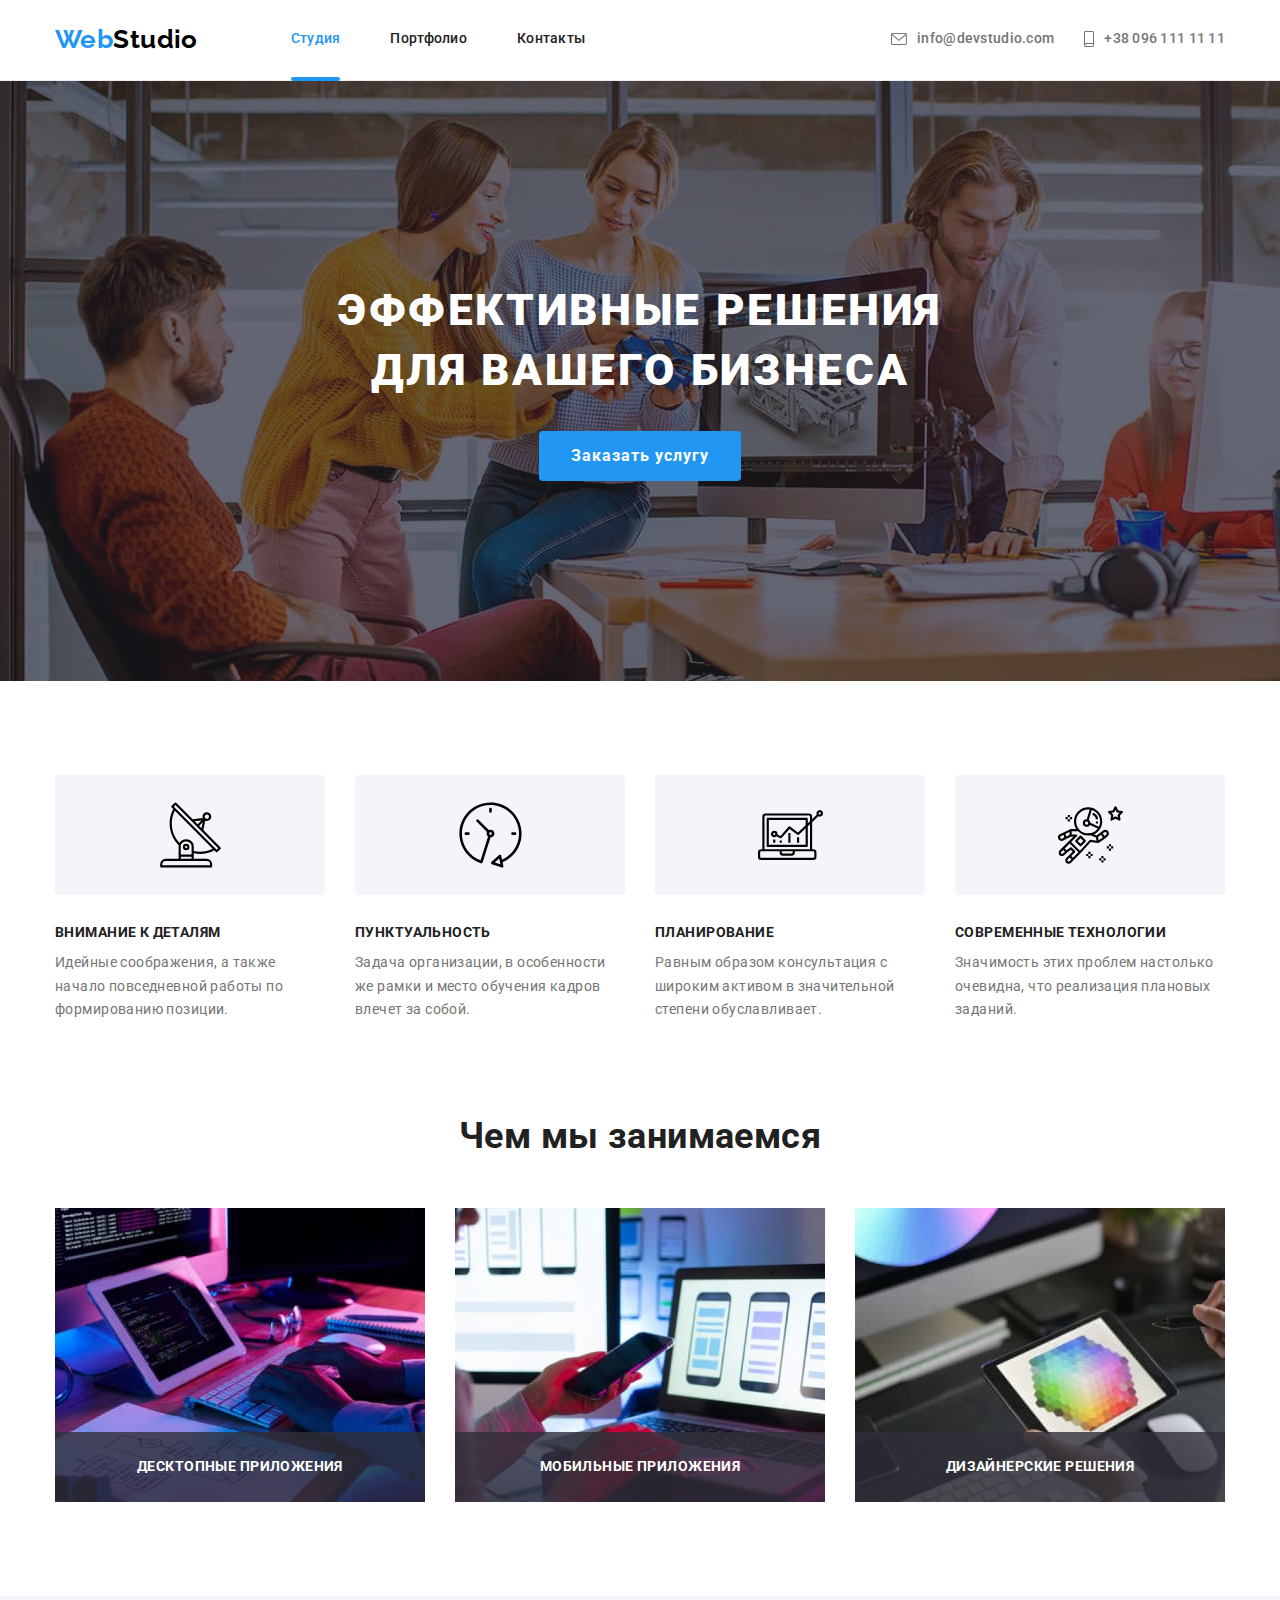
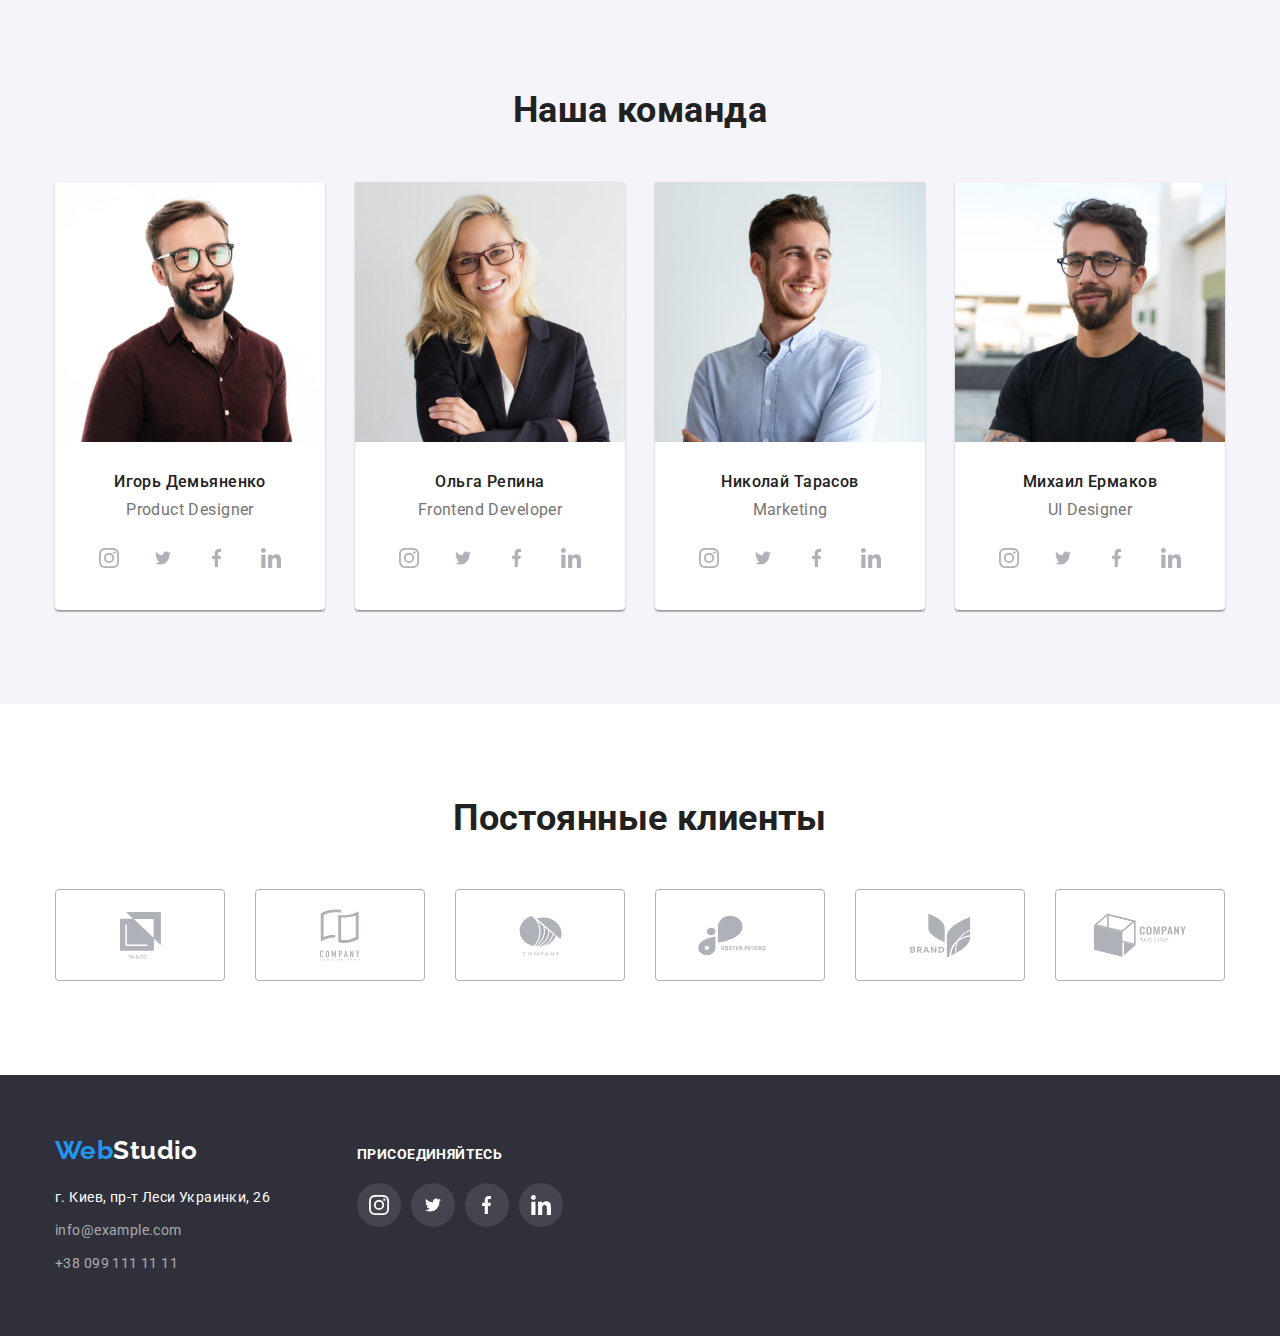
<file: index.html>
<!DOCTYPE html>
<html lang="ru">
  <head>
    <meta charset="UTF-8" />
    <meta http-equiv="X-UA-Compatible" content="IE=edge" />
    <meta name="viewport" content="width=device-width, initial-scale=1.0" />
    <title>Студия</title>
    <link rel="preconnect" href="https://fonts.googleapis.com" />
    <link rel="preconnect" href="https://fonts.gstatic.com" crossorigin />
    <link
      href="https://fonts.googleapis.com/css2?family=Raleway:wght@700&family=Roboto:wght@400;500;700;900&display=swap"
      rel="stylesheet"
    />
    <link
      rel="stylesheet"
      href="https://cdnjs.cloudflare.com/ajax/libs/modern-normalize/1.0.0/modern-normalize.min.css"
    />
    <link href="./css/styles.css" rel="stylesheet" />
  </head>
  <body>
    <!-- --------------------------Header---------------------------->
    <header class="page-header">
      <div class="header container">
        <nav class="main-nav">
          <a href="./index.html" lang="en" class="logo"><span class="logo-blue">Web</span>Studio</a>
          <ul class="site-nav list">
            <li class="site-nav-item">
              <a href="./index.html" class="link current">Студия</a>
            </li>
            <li class="site-nav-item">
              <a href="./portfolio.html" class="link">Портфолио</a>
            </li>
            <li class="site-nav-item">
              <a href="" class="link">Контакты</a>
            </li>
          </ul>
        </nav>
        <ul class="contacts-nav list">
          <li class="contact-item">
            <a href="mailto:info@devstudio.com" lang="en" class="link">
              <svg class="contact-icon">
                <use href="./images/icons.svg#icon-envelope"></use>
              </svg>
              info@devstudio.com</a
            >
          </li>
          <li class="contact-item">
            <a href="tel:+380961111111" class="link">
              <svg class="contact-icon smartphone">
                <use href="./images/icons.svg#icon-smartphone"></use>
              </svg>
              +38 096 111 11 11</a
            >
          </li>
        </ul>
      </div>
    </header>
    <main>
      <!---------------------------- Герой ---------------------------->
      <section class="hero">
        <div class="container">
          <h1 class="hero-title">
            Эффективные решения <br />
            для вашего бизнеса
          </h1>
          <button data-modal-open type="button" class="button-hero">Заказать услугу</button>
          <div class="backdrop is-hidden" data-modal>
            <div class="modal">
              <p class="modal-content">
                Lorem ipsum dolor sit amet consectetur adipisicing elit. Animi, quas consequuntur.
                Maiores ullam at ex mollitia laboriosam doloribus quos, praesentium, fugit accusamus
                dignissimos repudiandae vel quod esse. Tenetur, odio quasi!
              </p>
              <button data-modal-close type="button" class="button-close">
                <svg class="icon-close" width="30" height="30">
                  <use href="./images/icons.svg#icon-close"></use>
                </svg>
              </button>
            </div>
          </div>
        </div>
      </section>
      <!---------------------------- Особенности---------------------------->
      <section class="section">
        <div class="container">
          <h2 class="section-title title-without-margin visually-hidden">Наши особенности</h2>
          <ul class="feature-list list">
            <li class="feature-item">
              <div class="feature-icon-thumb">
                <svg class="feature-icon" width="65" height="70">
                  <use href="./images/icons.svg#icon-features-antenna"></use>
                </svg>
              </div>
              <h3 class="title">Внимание к деталям</h3>
              <p class="text feature-text">
                Идейные соображения, а также <br />
                начало повседневной работы по <br />
                формированию позиции.
              </p>
            </li>
            <li class="feature-item">
              <div class="feature-icon-thumb">
                <svg class="feature-icon" width="65" height="70">
                  <use href="./images/icons.svg#icon-features-clock"></use>
                </svg>
              </div>
              <h3 class="title">Пунктуальность</h3>
              <p class="text feature-text">
                Задача организации, в особенности <br />
                же рамки и место обучения кадров <br />
                влечет за собой.
              </p>
            </li>
            <li class="feature-item">
              <div class="feature-icon-thumb">
                <svg class="feature-icon" width="65" height="70">
                  <use href="./images/icons.svg#icon-features-diagram"></use>
                </svg>
              </div>
              <h3 class="title">Планирование</h3>
              <p class="text feature-text">
                Равным образом консультация с <br />
                широким активом в значительной <br />
                степени обуславливает.
              </p>
            </li>
            <li class="feature-item">
              <div class="feature-icon-thumb">
                <svg class="feature-icon" width="65" height="70">
                  <use href="./images/icons.svg#icon-features-astronaut"></use>
                </svg>
              </div>
              <h3 class="title">Современные технологии</h3>
              <p class="text feature-text">
                Значимость этих проблем настолько <br />
                очевидна, что реализация плановых <br />
                заданий.
              </p>
            </li>
          </ul>
        </div>
      </section>
      <!------------------------ Виды деятельности ----------------------->
      <section class="section activities">
        <div class="container">
          <h2 class="section-title">Чем мы занимаемся</h2>
          <ul class="activities-list list">
            <li class="activities-item">
              <a href="" class="link">
                <div class="features-thumb">
                  <img
                    src="./images/section3-img1.jpg"
                    alt="Процесс программирования"
                    width="370"
                    height="294"
                  />
                  <div class="features-description">
                    <span class="features-description-text">Десктопные приложения</span>
                  </div>
                </div>
              </a>
            </li>
            <li class="activities-item">
              <a href="" class="link">
                <div class="features-thumb">
                  <img
                    src="./images/section3-img2.jpg"
                    alt="Процесс создания мобильного приложения"
                    width="370"
                    height="294"
                  />
                  <div class="features-description">
                    <span class="features-description-text">Мобильные приложения</span>
                  </div>
                </div>
              </a>
            </li>
            <li class="activities-item">
              <a href="" class="link">
                <div class="features-thumb">
                  <img
                    src="./images/section3-img3.jpg"
                    alt="Работа с планшетом"
                    width="370"
                    height="294"
                  />
                  <div class="features-description">
                    <span class="features-description-text">Дизайнерские решения</span>
                  </div>
                </div>
              </a>
            </li>
          </ul>
        </div>
      </section>
      <!------------------------Наша команда------------------------->
      <section class="section team">
        <div class="container">
          <h2 class="section-title">Наша команда</h2>
          <ul class="team-list list">
            <li class="team-item">
              <img
                src="./images/command-img1.jpg"
                alt="Фото Игоря Демьяненко"
                width="270"
                height="260"
                class="img-team"
              />
              <div class="team-content">
                <h3 class="title">Игорь Демьяненко</h3>
                <p lang="en" class="text">Product Designer</p>
                <ul class="social-list list">
                  <li class="social-item">
                    <a href="" class="social-link">
                      <svg class="social-icon instagram">
                        <use href="./images/icons.svg#icon-instagram"></use>
                      </svg>
                    </a>
                  </li>
                  <li class="social-item">
                    <a href="" class="social-link">
                      <svg class="social-icon twitter">
                        <use href="./images/icons.svg#icon-twitter"></use>
                      </svg>
                    </a>
                  </li>
                  <li class="social-item">
                    <a href="" class="social-link">
                      <svg class="social-icon facebook">
                        <use href="./images/icons.svg#icon-facebook"></use>
                      </svg>
                    </a>
                  </li>
                  <li class="social-item">
                    <a href="" class="social-link">
                      <svg class="social-icon linkedin">
                        <use href="./images/icons.svg#icon-linkedin"></use>
                      </svg>
                    </a>
                  </li>
                </ul>
              </div>
            </li>
            <li class="team-item">
              <img
                src="./images/command-img2.jpg"
                alt="Фото Ольги Репиной"
                width="270"
                height="260"
                class="img-team"
              />
              <div class="team-content">
                <h3 class="title">Ольга Репина</h3>
                <p lang="en" class="text">Frontend Developer</p>
                <ul class="social-list list">
                  <li class="social-item">
                    <a href="" class="social-link">
                      <svg class="social-icon instagram">
                        <use href="./images/icons.svg#icon-instagram"></use>
                      </svg>
                    </a>
                  </li>
                  <li class="social-item">
                    <a href="" class="social-link">
                      <svg class="social-icon twitter">
                        <use href="./images/icons.svg#icon-twitter"></use>
                      </svg>
                    </a>
                  </li>
                  <li class="social-item">
                    <a href="" class="social-link">
                      <svg class="social-icon facebook">
                        <use href="./images/icons.svg#icon-facebook"></use>
                      </svg>
                    </a>
                  </li>
                  <li class="social-item">
                    <a href="" class="social-link">
                      <svg class="social-icon linkedin">
                        <use href="./images/icons.svg#icon-linkedin"></use>
                      </svg>
                    </a>
                  </li>
                </ul>
              </div>
            </li>
            <li class="team-item">
              <img
                src="./images/command-img3.jpg"
                alt="Фото Николая Тарасова"
                width="270"
                height="260"
                class="img-team"
              />
              <div class="team-content">
                <h3 class="title">Николай Тарасов</h3>
                <p lang="en" class="text">Marketing</p>
                <ul class="social-list list">
                  <li class="social-item">
                    <a href="" class="social-link">
                      <svg class="social-icon instagram">
                        <use href="./images/icons.svg#icon-instagram"></use>
                      </svg>
                    </a>
                  </li>
                  <li class="social-item">
                    <a href="" class="social-link">
                      <svg class="social-icon twitter">
                        <use href="./images/icons.svg#icon-twitter"></use>
                      </svg>
                    </a>
                  </li>
                  <li class="social-item">
                    <a href="" class="social-link">
                      <svg class="social-icon facebook">
                        <use href="./images/icons.svg#icon-facebook"></use>
                      </svg>
                    </a>
                  </li>
                  <li class="social-item">
                    <a href="" class="social-link">
                      <svg class="social-icon linkedin">
                        <use href="./images/icons.svg#icon-linkedin"></use>
                      </svg>
                    </a>
                  </li>
                </ul>
              </div>
            </li>
            <li class="team-item">
              <img
                src="./images/command-img4.jpg"
                alt="Фото Михаила Ермакова"
                width="270"
                height="260"
                class="img-team"
              />
              <div class="team-content">
                <h3 class="title">Михаил Ермаков</h3>
                <p lang="en" class="text">UI Designer</p>
                <ul class="social-list list">
                  <li class="social-item">
                    <a href="" class="social-link">
                      <svg class="social-icon instagram">
                        <use href="./images/icons.svg#icon-instagram"></use>
                      </svg>
                    </a>
                  </li>
                  <li class="social-item">
                    <a href="" class="social-link">
                      <svg class="social-icon twitter">
                        <use href="./images/icons.svg#icon-twitter"></use>
                      </svg>
                    </a>
                  </li>
                  <li class="social-item">
                    <a href="" class="social-link">
                      <svg class="social-icon facebook">
                        <use href="./images/icons.svg#icon-facebook"></use>
                      </svg>
                    </a>
                  </li>
                  <li class="social-item">
                    <a href="" class="social-link">
                      <svg class="social-icon linkedin">
                        <use href="./images/icons.svg#icon-linkedin"></use>
                      </svg>
                    </a>
                  </li>
                </ul>
              </div>
            </li>
          </ul>
        </div>
      </section>
      <!----------------------Постоянные клиенты------------------------>
      <section class="section">
        <div class="container">
          <h2 class="section-title">Постоянные клиенты</h2>
          <ul class="client-list list">
            <li class="client-items">
              <a href="" class="client-link">
                <svg class="client-icon" width="41" height="47">
                  <use href="./images/icons.svg#icon-logo-client-1"></use>
                </svg>
              </a>
            </li>
            <li class="client-items">
              <a href="" class="client-link">
                <svg class="client-icon" width="40" height="52">
                  <use href="./images/icons.svg#icon-logo-client-2"></use>
                </svg>
              </a>
            </li>
            <li class="client-items">
              <a href="" class="client-link">
                <svg class="client-icon" width="43" height="41">
                  <use href="./images/icons.svg#icon-logo-client-3"></use>
                </svg>
              </a>
            </li>
            <li class="client-items">
              <a href="" class="client-link">
                <svg class="client-icon" width="84" height="41">
                  <use href="./images/icons.svg#icon-logo-client-4"></use>
                </svg>
              </a>
            </li>
            <li class="client-items">
              <a href="" class="client-link">
                <svg class="client-icon" width="63" height="45">
                  <use href="./images/icons.svg#icon-logo-client-5"></use></svg
              ></a>
            </li>
            <li class="client-items">
              <a href="" class="client-link">
                <svg class="client-icon" width="94" height="44">
                  <use href="./images/icons.svg#icon-logo-client-6"></use>
                </svg>
              </a>
            </li>
          </ul>
        </div>
      </section>
    </main>
    <!-- ----------------------------Footer---------------------------- -->
    <footer class="footer-main">
      <div class="footer container">
        <div class="footer-contact">
          <a href="./index.html" lang="en" class="logo"
            ><span class="logo-blue">Web</span><span class="logo-white">Studio</span></a
          >
          <address class="footer-adres-group">
            <ul class="contact-list list">
              <li class="list-item">
                <a
                  href="https://goo.gl/maps/FkcfEeyYFR5ao9Cw6"
                  target="_blank"
                  rel="nofollow noopener noreferrer noindex"
                  class="adress"
                  >г. Киев, пр-т Леси Украинки, 26</a
                >
              </li>
              <li class="list-item">
                <a href="mailto:info@example.com" lang="en" class="link">info@example.com</a>
              </li>
              <li class="list-item">
                <a href="tel:+380991111111" class="link">+38 099 111 11 11</a>
              </li>
            </ul>
          </address>
        </div>
        <div class="footer-social">
          <p class="social-text">присоединяйтесь</p>
          <ul class="social-list list">
            <li class="social-item">
              <a
                href=""
                class="social-link footer-social-link"
                aria-label="Перейти в наш Instagram"
              >
                <span class="visually-hidden">Перейти в наш Instagram</span>
                <svg class="social-icon instagram">
                  <use href="./images/icons.svg#icon-instagram"></use>
                </svg>
              </a>
            </li>
            <li class="social-item">
              <a href="" class="social-link footer-social-link" aria-label="Перейти на наш Twitter">
                <span class="visually-hidden">Перейти на наш Twitter</span>
                <svg class="social-icon twitter">
                  <use href="./images/icons.svg#icon-twitter"></use>
                </svg>
              </a>
            </li>
            <li class="social-item">
              <a
                href=""
                class="social-link footer-social-link"
                aria-label="Перейти на нашу страницу в Facebook"
              >
                <span class="visually-hidden">Перейти на нашу страницу в Facebook</span>
                <svg class="social-icon facebook">
                  <use href="./images/icons.svg#icon-facebook"></use>
                </svg>
              </a>
            </li>
            <li class="social-item">
              <a
                href=""
                class="social-link footer-social-link"
                aria-label="Перейти на нашу страницу в linkedin"
              >
                <span class="visually-hidden">Перейти на нашу страницу в linkedin</span>
                <svg class="social-icon linkedin">
                  <use href="./images/icons.svg#icon-linkedin"></use>
                </svg>
              </a>
            </li>
          </ul>
        </div>
      </div>
    </footer>
    <script src="./js/modal.js"></script>
  </body>
</html>
</file>
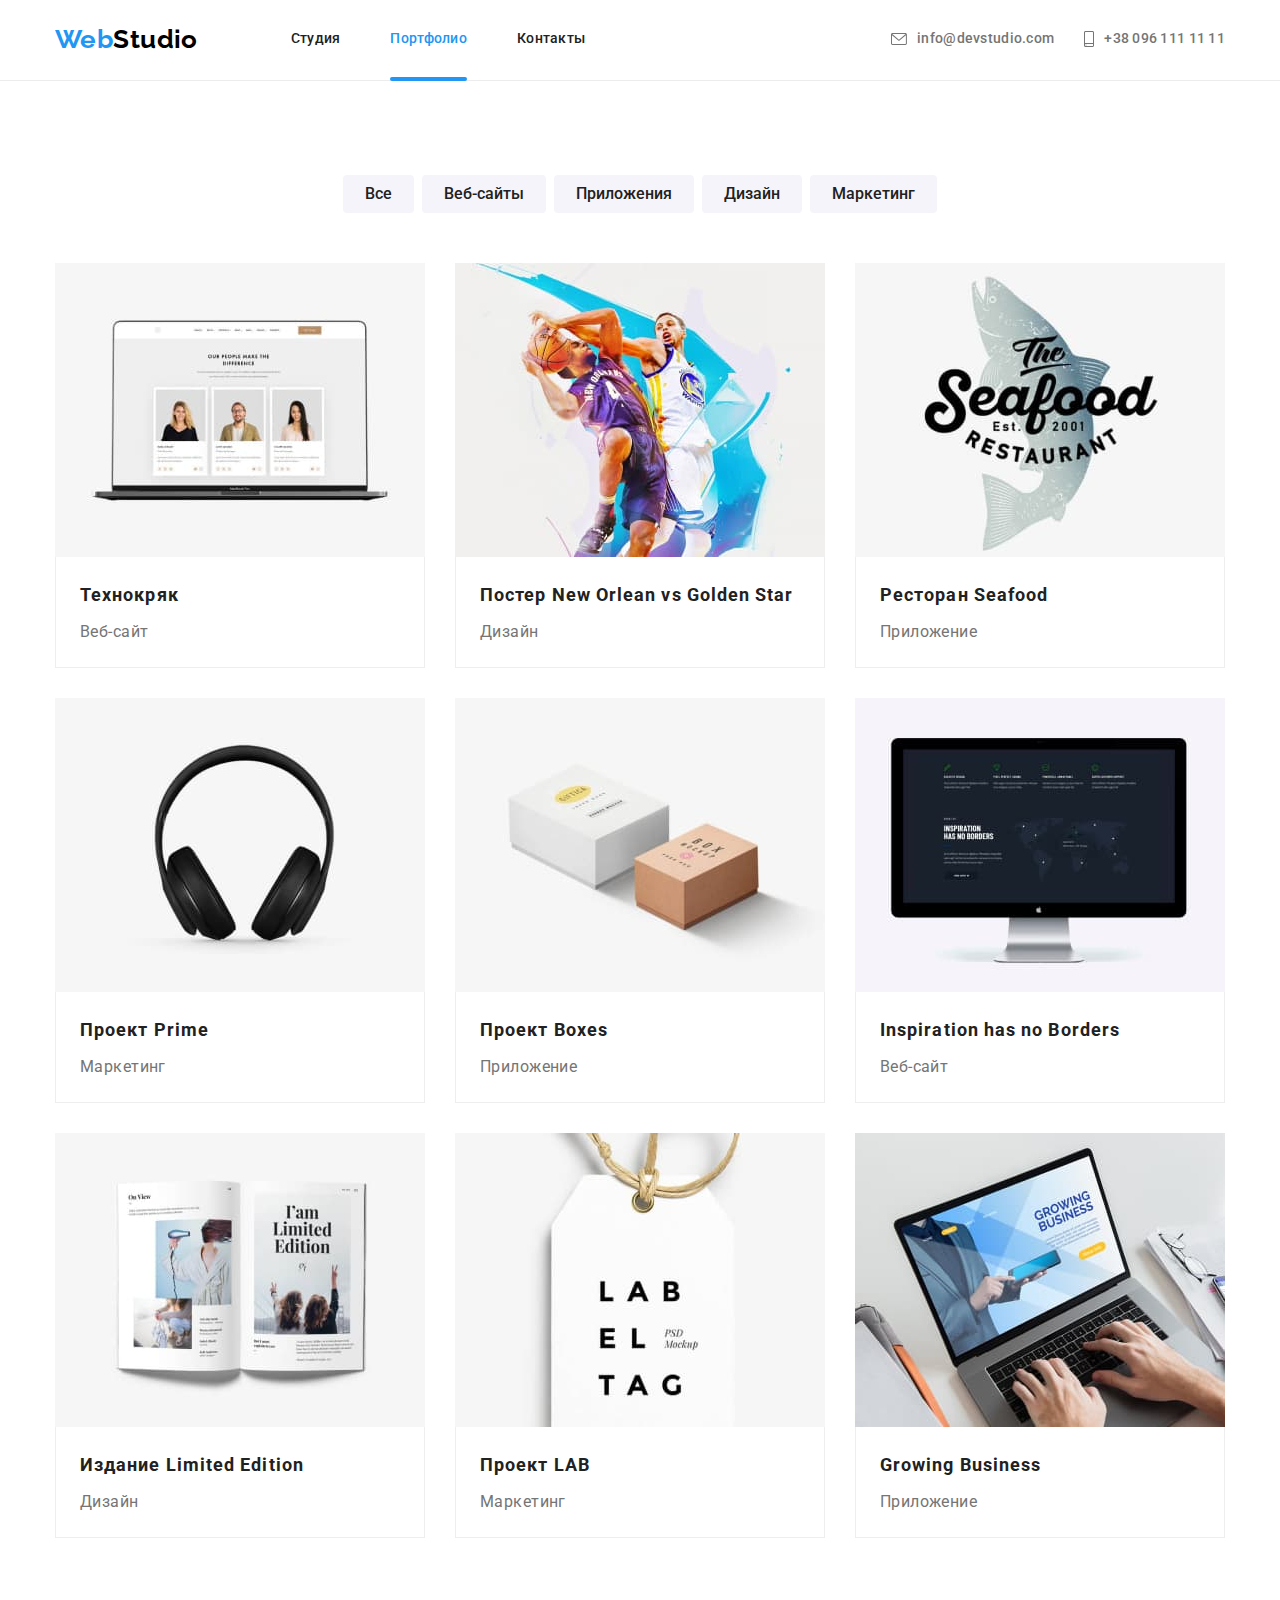
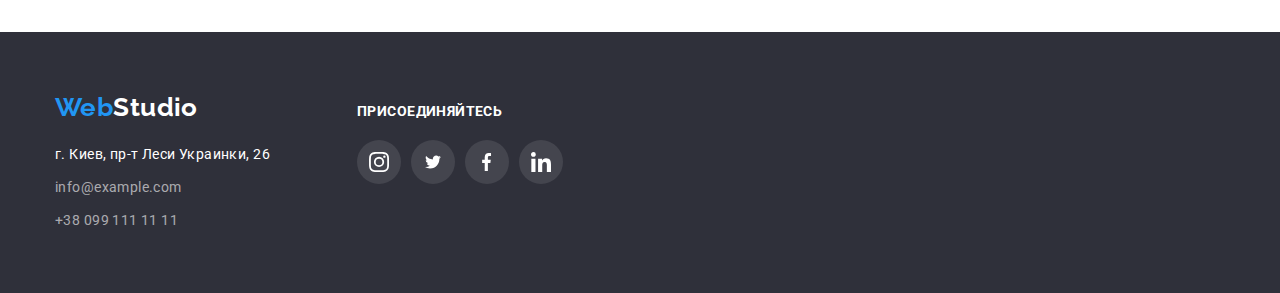
<file: portfolio.html>
<!DOCTYPE html>
<html lang="ru">
  <head>
    <meta charset="UTF-8" />
    <meta http-equiv="X-UA-Compatible" content="IE=edge" />
    <meta name="viewport" content="width=device-width, initial-scale=1.0" />
    <title>Портфолио</title>
    <link rel="preconnect" href="https://fonts.googleapis.com" />
    <link rel="preconnect" href="https://fonts.gstatic.com" crossorigin />
    <link
      href="https://fonts.googleapis.com/css2?family=Raleway:wght@700&family=Roboto:wght@400;500;700;900&display=swap"
      rel="stylesheet"
    />
    <link
      rel="stylesheet"
      href="https://cdnjs.cloudflare.com/ajax/libs/modern-normalize/1.0.0/modern-normalize.min.css"
    />
    <link href="./css/styles.css" rel="stylesheet" />
  </head>
  <body>
    <header class="page-header">
      <div class="header container">
        <nav class="main-nav">
          <a href="./index.html" lang="en" class="logo"><span class="logo-blue">Web</span>Studio</a>
          <ul class="site-nav list">
            <li class="site-nav-item">
              <a href="./index.html" class="link">Студия</a>
            </li>
            <li class="site-nav-item">
              <a href="./portfolio.html" class="link current">Портфолио</a>
            </li>
            <li class="site-nav-item">
              <a href="" class="link">Контакты</a>
            </li>
          </ul>
        </nav>
        <ul class="contacts-nav list">
          <li class="contact-item">
            <a href="mailto:info@devstudio.com" lang="en" class="link">
              <svg class="contact-icon">
                <use href="./images/icons.svg#icon-envelope"></use>
              </svg>
              info@devstudio.com</a
            >
          </li>
          <li class="contact-item">
            <a href="tel:+380961111111" class="link">
              <svg class="contact-icon smartphone">
                <use href="./images/icons.svg#icon-smartphone"></use>
              </svg>
              +38 096 111 11 11</a
            >
          </li>
        </ul>
      </div>
    </header>
    <main>
      <section class="section">
        <div class="container">
          <h1 class="section-title nomargin visually-hidden">Список наших работ</h1>
          <ul class="portfolio-button-list list">
            <li class="btn-item">
              <button type="button" class="button-portfolio">Все</button>
            </li>
            <li class="btn-item">
              <button type="button" class="button-portfolio">Веб-сайты</button>
            </li>
            <li class="btn-item">
              <button type="button" class="button-portfolio">Приложения</button>
            </li>
            <li class="btn-item">
              <button type="button" class="button-portfolio">Дизайн</button>
            </li>
            <li class="btn-item">
              <button type="button" class="button-portfolio">Маркетинг</button>
            </li>
          </ul>
          <ul class="cards-list list">
            <li class="cards-item">
              <a href="" class="card-link">
                <div class="card-thumb">
                  <img
                    src="./images/portfolio1.jpg"
                    alt="Открытый ноутбук"
                    width="370"
                    height="294"
                    class="img-card"
                  />
                  <div class="card-description">
                    <p class="card-description-text">
                      Ресурс предлагает комплексные предложения с разным уровнем функционала и
                      сервисов. Все это позволит посетителю получить исчерпывающие сведения о
                      компании или частном лице.
                    </p>
                  </div>
                </div>
                <div class="card-content">
                  <h2 class="title">Технокряк</h2>
                  <p class="text">Веб-сайт</p>
                </div>
              </a>
            </li>
            <li class="cards-item">
              <a href="" class="card-link">
                <div class="card-thumb">
                  <img
                    src="./images/portfolio2.jpg"
                    alt="Два баскетболиста во время иры"
                    width="370"
                    height="294"
                    class="img-card"
                  />
                  <div class="card-description">
                    <p class="card-description-text">
                      Lorem ipsum dolor sit amet, consectetur adipisicing elit. Reiciendis unde
                      eaque nihil perferendis alias nobis dolore atque tenetur voluptatum, quae
                      ipsam nam consectetur magnam necessitatibus impedit commodi! Ad, vitae vero.
                    </p>
                  </div>
                </div>
                <div class="card-content">
                  <h2 class="title">Постер <span lang="en">New Orlean vs Golden Star</span></h2>
                  <p class="text">Дизайн</p>
                </div></a
              >
            </li>
            <li class="cards-item">
              <a href="" class="card-link">
                <div class="card-thumb">
                  <img
                    src="./images/portfolio3.jpg"
                    alt="Вывеска рыбного ресторана"
                    width="370"
                    height="294"
                    class="img-card"
                  />
                  <div class="card-description">
                    <p class="card-description-text">
                      Lorem ipsum dolor sit amet consectetur adipisicing elit. Sapiente facilis
                      error corporis, nostrum, exercitationem natus voluptas atque earum eligendi
                      omnis nam perspiciatis itaque labore illum reiciendis recusandae, quod dolorum
                      quibusdam!
                    </p>
                  </div>
                </div>

                <div class="card-content">
                  <h2 class="title">Ресторан <span lang="en">Seafood</span></h2>
                  <p class="text">Приложение</p>
                </div></a
              >
            </li>
            <li class="cards-item">
              <a href="" class="card-link">
                <div class="card-thumb">
                  <img
                    src="./images/portfolio4.jpg"
                    alt="Наушники"
                    width="370"
                    height="294"
                    class="img-card"
                  />
                  <div class="card-description">
                    <p class="card-description-text">
                      Lorem ipsum dolor sit amet consectetur adipisicing elit. Minus eius nam
                      tempore dignissimos eligendi vitae assumenda explicabo id distinctio? Odio
                      quidem laudantium animi pariatur quo ipsum, culpa praesentium minima enim!
                    </p>
                  </div>
                </div>

                <div class="card-content">
                  <h2 class="title">Проект <span lang="en">Prime</span></h2>
                  <p class="text">Маркетинг</p>
                </div></a
              >
            </li>
            <li class="cards-item">
              <a href="" class="card-link">
                <div class="card-thumb">
                  <img
                    src="./images/portfolio5.jpg"
                    alt="Две декоративные упаковки"
                    width="370"
                    height="294"
                    class="img-card"
                  />
                  <div class="card-description">
                    <p class="card-description-text">
                      Lorem ipsum dolor sit amet consectetur, adipisicing elit. Laudantium,
                      voluptate. Ducimus rem totam laudantium aut non amet, voluptate libero
                      voluptatem dicta vel earum architecto fuga. Nemo magni nihil expedita laborum?
                    </p>
                  </div>
                </div>

                <div class="card-content">
                  <h2 class="title">Проект <span lang="en">Boxes</span></h2>
                  <p class="text">Приложение</p>
                </div></a
              >
            </li>
            <li class="cards-item">
              <a href="" class="card-link">
                <div class="card-thumb">
                  <img
                    src="./images/portfolio6.jpg"
                    alt="Монитор компъютера"
                    width="370"
                    height="294"
                    class="img-card"
                  />
                  <div class="card-description">
                    <p class="card-description-text">
                      Lorem ipsum dolor sit amet consectetur adipisicing elit. Eius quis unde,
                      corporis pariatur tenetur quas id quibusdam in? Atque dicta eum culpa delectus
                      cumque quae assumenda ipsam ut totam expedita.
                    </p>
                  </div>
                </div>
                <div class="card-content">
                  <h2 lang="en" class="title">Inspiration has no Borders</h2>
                  <p class="text">Веб-сайт</p>
                </div></a
              >
            </li>
            <li class="cards-item">
              <a href="" class="card-link">
                <div class="card-thumb">
                  <img
                    src="./images/portfolio7.jpg"
                    alt="Раскрытый журнал"
                    width="370"
                    height="294"
                    class="img-card"
                  />
                  <div class="card-description">
                    <p class="card-description-text">
                      Lorem ipsum dolor sit amet consectetur adipisicing elit. Pariatur eos nobis
                      voluptatibus dicta veniam debitis, dolore assumenda similique rerum doloribus
                      reiciendis error voluptatem earum aut porro, perferendis, minima animi illum!
                    </p>
                  </div>
                </div>
                <div class="card-content">
                  <h2 class="title">Издание <span lang="en">Limited Edition</span></h2>
                  <p class="text">Дизайн</p>
                </div></a
              >
            </li>
            <li class="cards-item">
              <a href="" class="card-link">
                <div class="card-thumb">
                  <img
                    src="./images/portfolio8.jpg"
                    alt="Бирка"
                    width="370"
                    height="294"
                    class="img-card"
                  />
                  <div class="card-description">
                    <p class="card-description-text">
                      Lorem ipsum, dolor sit amet consectetur adipisicing elit. Consequatur omnis
                      et, at blanditiis a id corporis veritatis eum, incidunt dolorem, suscipit
                      quisquam fugiat minus voluptas itaque ad placeat magnam doloremque.
                    </p>
                  </div>
                </div>

                <div class="card-content">
                  <h2 class="title">Проект <span lang="en">LAB</span></h2>
                  <p class="text">Маркетинг</p>
                </div></a
              >
            </li>
            <li class="cards-item">
              <a href="" class="card-link">
                <div class="card-thumb">
                  <img
                    src="./images/portfolio9.jpg"
                    alt="Процесс набора текста на клавитатуре ноутбука"
                    width="370"
                    height="294"
                    class="img-card"
                  />

                  <div class="card-description">
                    <p class="card-description-text">
                      Lorem ipsum, dolor sit amet consectetur adipisicing elit. Ullam soluta illum
                      quaerat saepe dignissimos, repellat quidem, exercitationem eaque eos maxime
                      architecto facere numquam officia eveniet in minima aliquam qui atque.
                    </p>
                  </div>
                </div>

                <div class="card-content">
                  <h2 class="title"><span lang="en">Growing Business</span></h2>
                  <p class="text">Приложение</p>
                </div></a
              >
            </li>
          </ul>
        </div>
      </section>
    </main>
    <footer class="footer-main">
      <div class="footer container">
        <div class="footer-contact">
          <a href="./index.html" lang="en" class="logo"
            ><span class="logo-blue">Web</span><span class="logo-white">Studio</span></a
          >
          <address class="footer-adres-group">
            <ul class="contact-list list">
              <li class="list-item">
                <a
                  href="https://goo.gl/maps/FkcfEeyYFR5ao9Cw6"
                  target="_blank"
                  rel="nofollow noopener noreferrer noindex"
                  class="adress"
                  >г. Киев, пр-т Леси Украинки, 26</a
                >
              </li>
              <li class="list-item">
                <a href="mailto:info@example.com" lang="en" class="link">info@example.com</a>
              </li>
              <li class="list-item">
                <a href="tel:+380991111111" class="link">+38 099 111 11 11</a>
              </li>
            </ul>
          </address>
        </div>
        <div class="footer-social">
          <p class="social-text">присоединяйтесь</p>
          <ul class="social-list list">
            <li class="social-item">
              <a
                href=""
                class="social-link footer-social-link"
                aria-label="Перейти в наш Instagram"
              >
                <span class="visually-hidden">Перейти в наш Instagram</span>
                <svg class="social-icon instagram">
                  <use href="./images/icons.svg#icon-instagram"></use>
                </svg>
              </a>
            </li>
            <li class="social-item">
              <a href="" class="social-link footer-social-link" aria-label="Перейти на наш Twitter">
                <span class="visually-hidden">Перейти на наш Twitter</span>
                <svg class="social-icon twitter">
                  <use href="./images/icons.svg#icon-twitter"></use>
                </svg>
              </a>
            </li>
            <li class="social-item">
              <a
                href=""
                class="social-link footer-social-link"
                aria-label="Перейти на нашу страницу в Facebook"
              >
                <span class="visually-hidden">Перейти на нашу страницу в Facebook</span>
                <svg class="social-icon facebook">
                  <use href="./images/icons.svg#icon-facebook"></use>
                </svg>
              </a>
            </li>
            <li class="social-item">
              <a
                href=""
                class="social-link footer-social-link"
                aria-label="Перейти на нашу страницу в linkedin"
              >
                <span class="visually-hidden">Перейти на нашу страницу в linkedin</span>
                <svg class="social-icon linkedin">
                  <use href="./images/icons.svg#icon-linkedin"></use>
                </svg>
              </a>
            </li>
          </ul>
        </div>
      </div>
    </footer>
  </body>
</html>
</file>
<file: css/styles.css>
:root {
  --primary-text-color: #757575;
  --title-text-color: #212121;
  --accent-color: #2196f3;
  --primari-white-color: #ffffff;
  --secondary-white-color: rgba(255, 255, 255, 0.6);
  --secondary-background-color-dark: #2f303a;
  --secondary-background-color-light: #f5f4fa;
  --logo-black: #000000;
  --border-header-color: rgba(236, 236, 236, 100%);
  --border-cards-color: rgba(238, 238, 238, 100%);
  --hero-gradient: rgba(47, 48, 58, 0.4);
  --border-client-color: rgba(175, 177, 184, 1);
  --linear-gradient-hero-color: rgba(47, 48, 58, 0.4);
  --primary-icon-color: #afb1b8;
  --background-icon-footer-color: rgba(255, 255, 255, 0.1);
  --background-backdrop: rgba(0, 0, 0, 0.2);
  --background-hero: rgba(47, 48, 58, 1);
  --background-description-index: rgba(47, 48, 58, 0.8);
  --background-description-portfolio: rgba(33, 150, 243, 0.9);
  --timing-function: cubic-bezier(0.4, 0, 0.2, 1);
}

/*----------------------------- Палитра:-----------------------------

Цвет основного текста - #757575
Вторичный цвет текста -  #212121
Акцент - #2196F3
Белый цвет - #FFFFFF
Блый с прозрачностью - rgba(255, 255, 255, 0.6)
Вторичный цвет фона #2F303A
*/

body {
  color: var(--primary-text-color);
  background-color: var(--primari-white-color);
  font-family: Roboto, sans-serif;
  font-size: 14px;
  letter-spacing: 0.03em;
}

.container {
  width: 1200px;
  padding-left: 15px;
  padding-right: 15px;
  margin: 0 auto;
}

/*----------------------------- Утилиты-----------------------------*/

h1,
h2,
h3,
h4,
h5,
h6,
p {
  margin-top: 0px;
  margin-bottom: 0px;
}

img {
  display: block;
  max-width: 100%;
}

.list {
  padding: 0px;
  margin: 0px;

  list-style: none;
}

.visually-hidden {
  position: absolute;
  white-space: nowrap;
  width: 1px;
  height: 1px;
  overflow: hidden;
  border: 0;
  padding: 0;
  clip: rect(0 0 0 0);
  clip-path: inset(50%);
  margin: -1px;
}
/* .hidden {
  visibility: hidden;
} */

/* -----------------------------Social-icons -----------------------------*/

.social-list {
  display: flex;
  justify-content: center;
}

.social-item a {
  display: flex;
  align-items: center;
  justify-content: center;
}

.social-item:not(:last-child) {
  margin-right: 10px;
}

.social-link {
  display: block;
  width: 44px;
  height: 44px;
  border-radius: 50%;

  color: var(--primary-icon-color);

  transition: background-color 250ms var(--timing-function), color 250ms var(--timing-function);
  /* transition-property: background-color, color;
  transition-duration: 250ms;
  transition-timing-function: cubic-bezier(0.4, 0, 0.2, 1); */
}

.social-icon {
  width: 20px;
  height: 20px;

  fill: currentColor;
}

.social-link:hover,
.social-lin:focus {
  background-color: var(--accent-color);
  color: var(--primari-white-color);
}

.twitter {
  width: 20px;
  height: 16px;
}

.facebook {
  width: 10px;
  height: 20px;
}

/*----------------------------- Header -----------------------------*/

.page-header {
  padding-top: 24px;
  padding-bottom: 25px;
  border-bottom: 1px solid var(--border-header-color);
}

/* -----------------------------Лого -----------------------------*/

.logo {
  color: var(--logo-black);
  font-family: Raleway, sans-serif;
  font-size: 26px;
  line-height: 1.19;
  font-weight: 700;
  text-decoration: none;
}

.logo-blue {
  color: var(--accent-color);
}

.logo-white {
  color: var(--primari-white-color);
}

/* -----------------------------Site nav -----------------------------*/

.header {
  display: flex;
  align-items: center;
  justify-content: space-between;
}

.page-header {
  position: relative;
}

.page-header .main-nav {
  display: flex;
  align-items: center;
}

.site-nav {
  display: flex;
  margin-left: 93px;
}

.site-nav .site-nav-item:not(:last-child) {
  margin-right: 50px;
}

/* Расширяет "область действия" ссылок  */
.site-nav .link {
  display: block;
  padding-top: 7px;
  padding-bottom: 7px;
}

.contacts-nav {
  display: flex;
}

.contact-item {
  fill: currentColor;
}

.contact-item:not(:last-child) {
  margin-right: 30px;
}

.site-nav .link.current {
  color: var(--accent-color);
}

.site-nav .link {
  color: var(--title-text-color);
  line-height: 1.14;
  font-weight: 500;
  letter-spacing: 0.02em;
  text-decoration: none;

  transition: color 250ms var(--timing-function);
}
.site-nav .link:focus,
.site-nav .link:hover {
  color: var(--accent-color);
}

.current::after {
  position: absolute;
  bottom: -27px;

  content: '';
  display: block;
  width: 100%;
  height: 4px;

  background-color: var(--accent-color);
  border-radius: 2px;
}

.current {
  position: relative;
}

.contact-item .link {
  color: var(--primary-text-color);
  line-height: 1.14;
  font-weight: 500;
  letter-spacing: 0.02em;
  text-decoration: none;

  transition: color 250ms var(--timing-function);
}

.contact-item .link:focus,
.contact-item .link:hover {
  color: var(--accent-color);
}

.contact-item .item:not(:last-child) {
  margin-right: 50px;
}

.contact-item .link {
  display: flex;
  align-items: center;
}

.contact-icon {
  width: 16px;
  height: 12px;
  margin-right: 10px;
}

.smartphone {
  width: 10px;
  height: 16px;
}

/* Аналогичные варианты предыдущего селектора */
/* .contacts-nav li:not(:last-child){
  margin-right: 50px; */

/* .contacts-nav .item + .item {
  margin-right: 50px;
} */

/* --------------------------Стили для index.html -----------------------*/

/*------------------------ Common sections style ------------------------*/

.section {
  padding-top: 94px;
  padding-bottom: 94px;
}

.section-title {
  margin-bottom: 50px;

  color: var(--title-text-color);
  font-size: 36px;
  line-height: 1.16;
  text-align: center;
}

.section .title {
  margin-bottom: 10px;

  color: var(--title-text-color);
  font-weight: 500;
  font-size: 16px;
  line-height: 1.19;
}

/*----------------------------- Hero -----------------------------*/
.hero {
  padding-top: 200px;
  padding-bottom: 200px;

  text-align: center;

  background-color: var(--background-hero);
  min-height: 600px;
  max-width: 1600px;
  margin-left: auto;
  margin-right: auto;
  background-image: linear-gradient(
      var(--linear-gradient-hero-color),
      var(--linear-gradient-hero-color)
    ),
    url('../images/bcg-hero.jpg');
  background-size: cover;
  background-repeat: no-repeat;
  background-clip: padding-box;
}

.hero-title {
  margin-bottom: 30px;

  color: var(--primari-white-color);
  font-size: 44px;
  line-height: 1.36;
  letter-spacing: 0.06em;
  font-weight: 900;
  text-transform: uppercase;
}

.button-hero {
  padding: 10px 32px;

  color: var(--primari-white-color);
  background-color: var(--accent-color);
  font-weight: 700;
  font-size: 16px;
  line-height: 1.88;
  letter-spacing: 0.06em;
  border: none;
  border-radius: 4px;
}

.backdrop {
  position: fixed;
  top: 0;
  left: 0;
  right: 0;
  bottom: 0;

  background-color: var(--background-backdrop);

  z-index: 1;

  opacity: 1;
  transition: opacity 250ms var(--timing-function);
}

.is-hidden {
  opacity: 0;
  pointer-events: none;
  visibility: hidden;
}

.is-hidden .modal {
  transform: translate(-50%, -50%) scale(0);
}

.modal {
  position: absolute;
  top: 50%;
  left: 50%;
  transform: translate(-50%, -50%) scale(1);

  padding-top: 30px;
  height: 581px;
  width: 528px;

  background-color: #ffffff;

  transition: transform 250ms var(--timing-function);
}

.button-close {
  position: absolute;
  top: 0;
  right: 0;
  padding: 0px;

  background-color: #ffffff;
  border: none;
}

/*----------------------------- Features -----------------------------*/

.title-without-margin {
  margin: 0px;
}

.feature-list {
  display: flex;
}

.feature-item:not(:last-child) {
  margin-right: 30px;
}

.feature-icon-thumb {
  width: 270px;
  height: 120px;
  margin-bottom: 30px;

  background-color: var(--secondary-background-color-light);
  border-radius: 4px;

  display: flex;
  justify-content: center;
  align-items: center;
}

/* Иконки можно как фон задать, если они не интерактивные: */
/* .feature-item::before {
  content: '';
  display: block;
  height: 120px;
  background-color: var(--secondary-background-color-light);
  border-radius: 4px;
}

.feature-item:nth-child(1)::before {
  background-image: url(../images/features-antenna.svg);
  background-repeat: no-repeat;
  background-position: center;
}

.feature-item:nth-child(2)::before {
  background-image: url(../images/features-clock.svg);
  background-repeat: no-repeat;
  background-position: center;
}

.feature-item:nth-child(3)::before {
  background-image: url(../images/features-diagram.svg);
  background-repeat: no-repeat;
  background-position: center;
}

.feature-item:nth-child(4)::before {
  background-image: url(../images/features-astronaut.svg);
  background-repeat: no-repeat;
  background-position: center;
} */

.feature-item .title {
  color: var(--title-text-color);
  font-size: 14px;
  line-height: 1.14;
  font-weight: 700;
  text-transform: uppercase;
}

.feature-item .text {
  line-height: 1.7;
}

.feature-item .feature-text {
  width: 270px;
}

.features-description {
  position: absolute;
  bottom: 0;

  display: flex;
  justify-content: center;
  align-items: center;

  width: 370px;
  height: 70px;
  background-color: var(--background-description-index);
}

.features-description-text {
  font-weight: 700;
  line-height: 1.14;
  color: var(--primari-white-color);
  text-transform: uppercase;
}

.activities-item .features-thumb {
  position: relative;
}

.activities-item .link {
  text-decoration: none;
}
/*----------------------------- Activities -----------------------------*/

.section.activities {
  padding-top: 0px;
}

.section .activities-list {
  display: flex;
}

.activities-item:not(:last-child) {
  margin-right: 30px;
}

/* -----------------------------Team----------------------------- */
.section.team {
  background-color: var(--secondary-background-color-light);
}

.team-list {
  display: flex;
  justify-content: space-between;
}

/* А можно вместо justify-content: space-between в предыдущем правиле (во флексе) вот так сделать */
/* .team-item:not(:last-child) {
  margin-right: 30px;
} */

.team-item {
  box-shadow: 0px 2px 1px 0px rgba(0, 0, 0, 0.2), 0px 1px 1px 0px rgba(0, 0, 0, 0.14),
    0px 1px 3px 0px rgba(0, 0, 0, 0.12);
  border-bottom-left-radius: 4px;
  border-bottom-right-radius: 4px;
  background-color: var(--primari-white-color);
}

.team-content {
  padding: 30px 32px;
}

.team-list .title {
  text-align: center;
}

.team-item .text {
  margin-bottom: 16px;

  font-size: 16px;
  line-height: 1.17;
  text-align: center;
}

/* -----------------------------Client----------------------------- */

.client-list {
  display: flex;
  justify-content: space-between;
}

.client-link {
  width: 170px;
  height: 92px;
  border: 1px solid var(--border-client-color);
  border-radius: 4px;

  display: flex;
  justify-content: center;
  align-items: center;
  color: var(--primary-icon-color);

  transition: border-color 250ms var(--timing-function), color 250ms var(--timing-function);
}

.client-link:hover,
.client-link:focus {
  color: var(--accent-color);
  border-color: var(--accent-color);
}

.client-icon {
  fill: currentColor;
}

/* -----------------------------Footer ----------------------------- */

.footer-main {
  padding-top: 60px;
  padding-bottom: 60px;

  background-color: var(--secondary-background-color-dark);
}

.footer.container {
  display: flex;
  align-items: baseline;
}

.contact-list .adress {
  color: var(--primari-white-color);
  line-height: 1.71;

  transition: color 250ms var(--timing-function);
}

.contact-list .link {
  color: var(--secondary-white-color);
  line-height: 1.71;
  text-decoration: none;

  transition: color 250ms var(--timing-function);
}

.contact-list .adress:focus,
.contact-list .adress:hover,
.contact-list .link:focus,
.contact-list .link:hover {
  color: var(--accent-color);
}

.contact-list .link,
.contact-list .adress {
  font-style: normal;
  text-decoration: none;
}

.contact-list .list-item:not(:last-child) {
  margin-bottom: 9px;
}

.footer-adres-group {
  margin-top: 20px;
}

.social-text {
  margin-bottom: 20px;

  color: var(--primari-white-color);
  font-weight: 700;
  line-height: 1.14;
  letter-spacing: 0.03em;
  text-transform: uppercase;
}

.footer-social {
  margin-left: 87px;
}

.footer-social-link {
  background-color: var(--background-icon-footer-color);
  color: var(--primari-white-color);

  transition: background-color 250ms var(--timing-function);
}

.footer-social-link:hover,
.footer-social-link:focus {
  background-color: var(--accent-color);
}

/* -----------------------Стили для portfolio.html -----------------------*/

/* -----------------------------Buttons----------------------------- */

.portfolio-button-list {
  display: flex;
  justify-content: center;
  margin-bottom: 50px;
}

.btn-item:not(:last-child) {
  margin-right: 8px;
}

.button-portfolio {
  border: none;
  border-radius: 4px;

  font-weight: 500;
  font-size: 16px;
  line-height: 1.63;
  padding: 6px 22px;
  color: var(--title-text-color);
  background-color: var(--secondary-background-color-light);
  cursor: pointer;

  transition: background-color 250ms var(--timing-function), color 250ms var(--timing-function),
    box-shadow 250ms var(--timing-function);
}

.button-portfolio:hover,
.button-portfolio:focus {
  color: var(--primari-white-color);
  background-color: var(--accent-color);

  box-shadow: 0px 2px 2px 0px rgba(0, 0, 0, 0.12), 0px 1px 2px 0px rgba(0, 0, 0, 0.08),
    0px 3px 1px 0px rgba(0, 0, 0, 0.1);
}

/*-------------------------- List of our works --------------------------*/

.nomargin {
  margin: 0px;
}

.cards-list {
  display: flex;
  flex-wrap: wrap;
}

/* calc ((100% - кол-во маржинов в строке * на значение маржина) / на кол-во элементов в строке */

.cards-list .cards-item {
  /* width: 370px; */
  /* вместо width правильнее flex-basis */
  flex-basis: calc((100% - 60px) / 3);
  /* Аналогично предыдущей формуле */
  /* flex-basis: calc(100% / 3 - 30px); */
  margin-right: 30px;
  margin-bottom: 30px;
}

.cards-list .cards-item:nth-child(3n) {
  margin-right: 0px;
}

.cards-list .cards-item:nth-last-child(-n + 3) {
  margin-bottom: 0px;
}

/* А можно вот так, для уменьшения кода. 
Тоесть точечно даем маржин, а не даем всей группе и точечно снимаем*/
/* .cards-list .cards-item:not(:nth-last-child(-n + 3) {
  margin-bottom: 30px;
} */

.card-content {
  padding: 20px 24px;
  border-left: 1px solid rgba(238, 238, 238, 1);
  border-right: 1px solid rgba(238, 238, 238, 1);
  border-bottom: 1px solid rgba(238, 238, 238, 1);
}

.cards-item .title {
  margin-bottom: 4px;

  color: var(--title-text-color);
  font-size: 18px;
  font-weight: 700;
  line-height: 2;
  letter-spacing: 0.06em;
}

.cards-item {
  transition: border 250ms var(--timing-function), box-shadow 250ms var(--timing-function);
}

.cards-item .text {
  color: var(--primary-text-color);
  font-size: 16px;
  line-height: 1.88;
}

/* Убирает подчеркивание с ссылок */
.cards-item .card-link {
  text-decoration: none;
}

.card-link {
  display: block;
}

.card-link:focus,
.card-link:hover {
  box-shadow: 1px 4px 6px 0px rgba(0, 0, 0, 0.16), 0px 4px 4px 0px rgba(0, 0, 0, 0.06),
    0px 1px 1px 0px rgba(0, 0, 0, 0.12);
}

.card-description {
  position: absolute;
  bottom: 0;

  padding: 63px 24px;

  width: 370px;
  height: 294px;
  background-color: var(--background-description-portfolio);

  transform: translateY(100%);
  transition: transform 250ms var(--timing-function);
  /* opacity: 0.5;
  transition: opacity 250ms cubic-bezier(0.4, 0, 0.2, 1); */
}

.card-thumb {
  overflow: hidden;
}

.cards-item .card-thumb {
  position: relative;
}

.card-description-text {
  width: 322px;
  height: 168px;

  font-size: 18px;
  line-height: 1.55;
  color: var(--primari-white-color);
}

.cards-item:hover .card-description,
.cards-item:focus .card-description {
  transform: translateY(0%);
  /* opacity: 1; */
}
</file>
